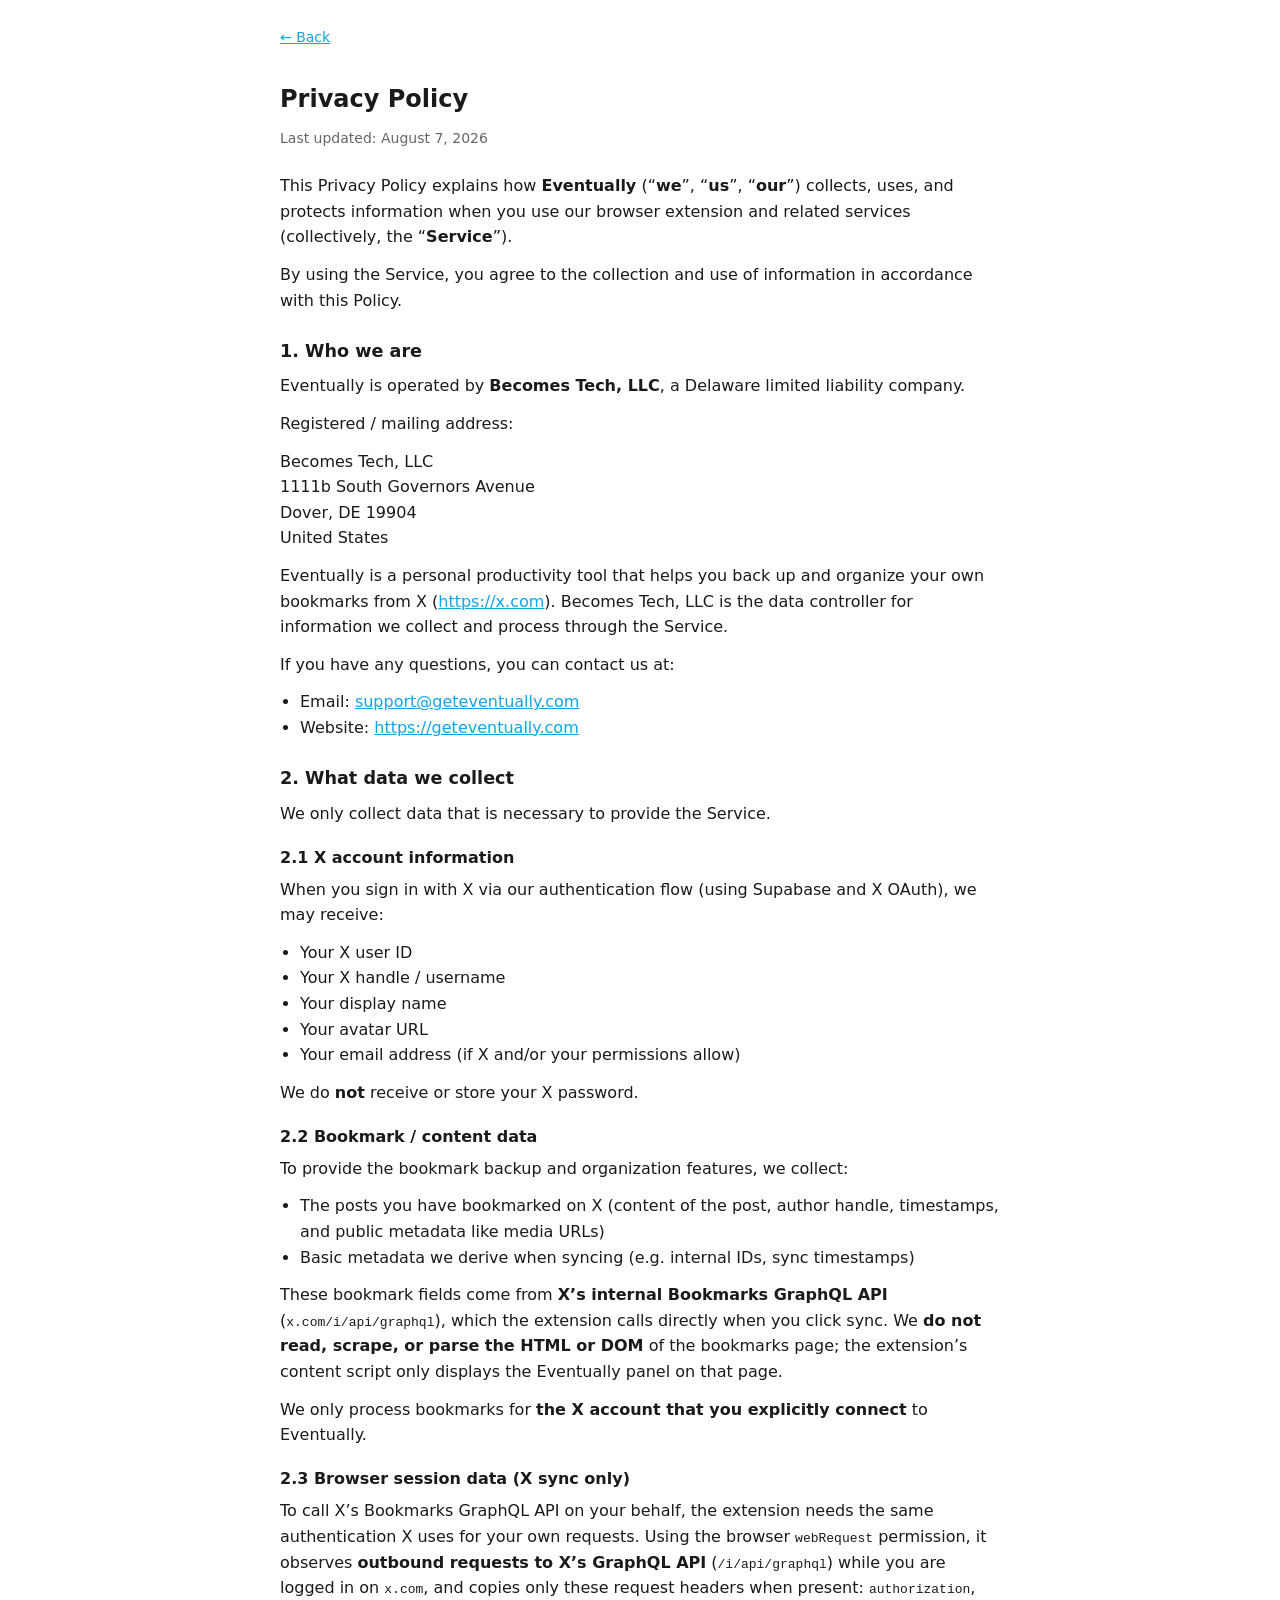
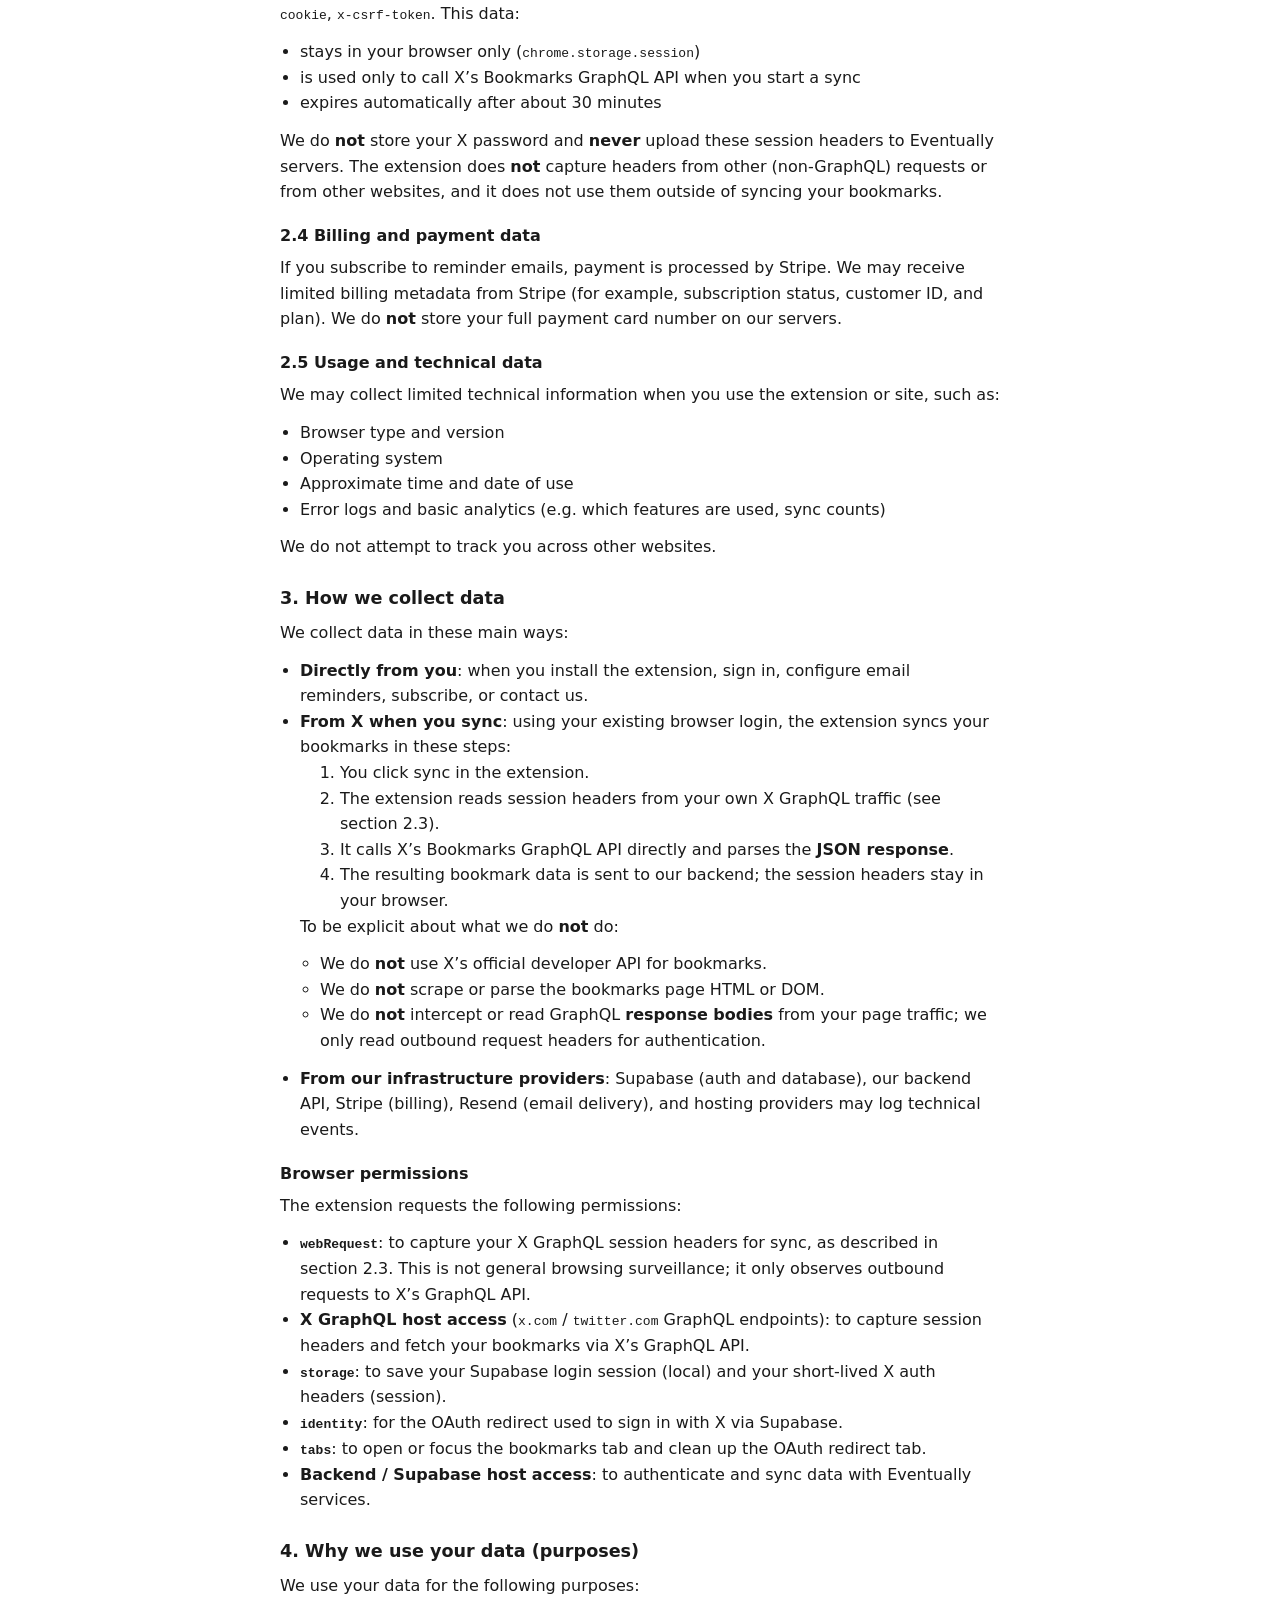
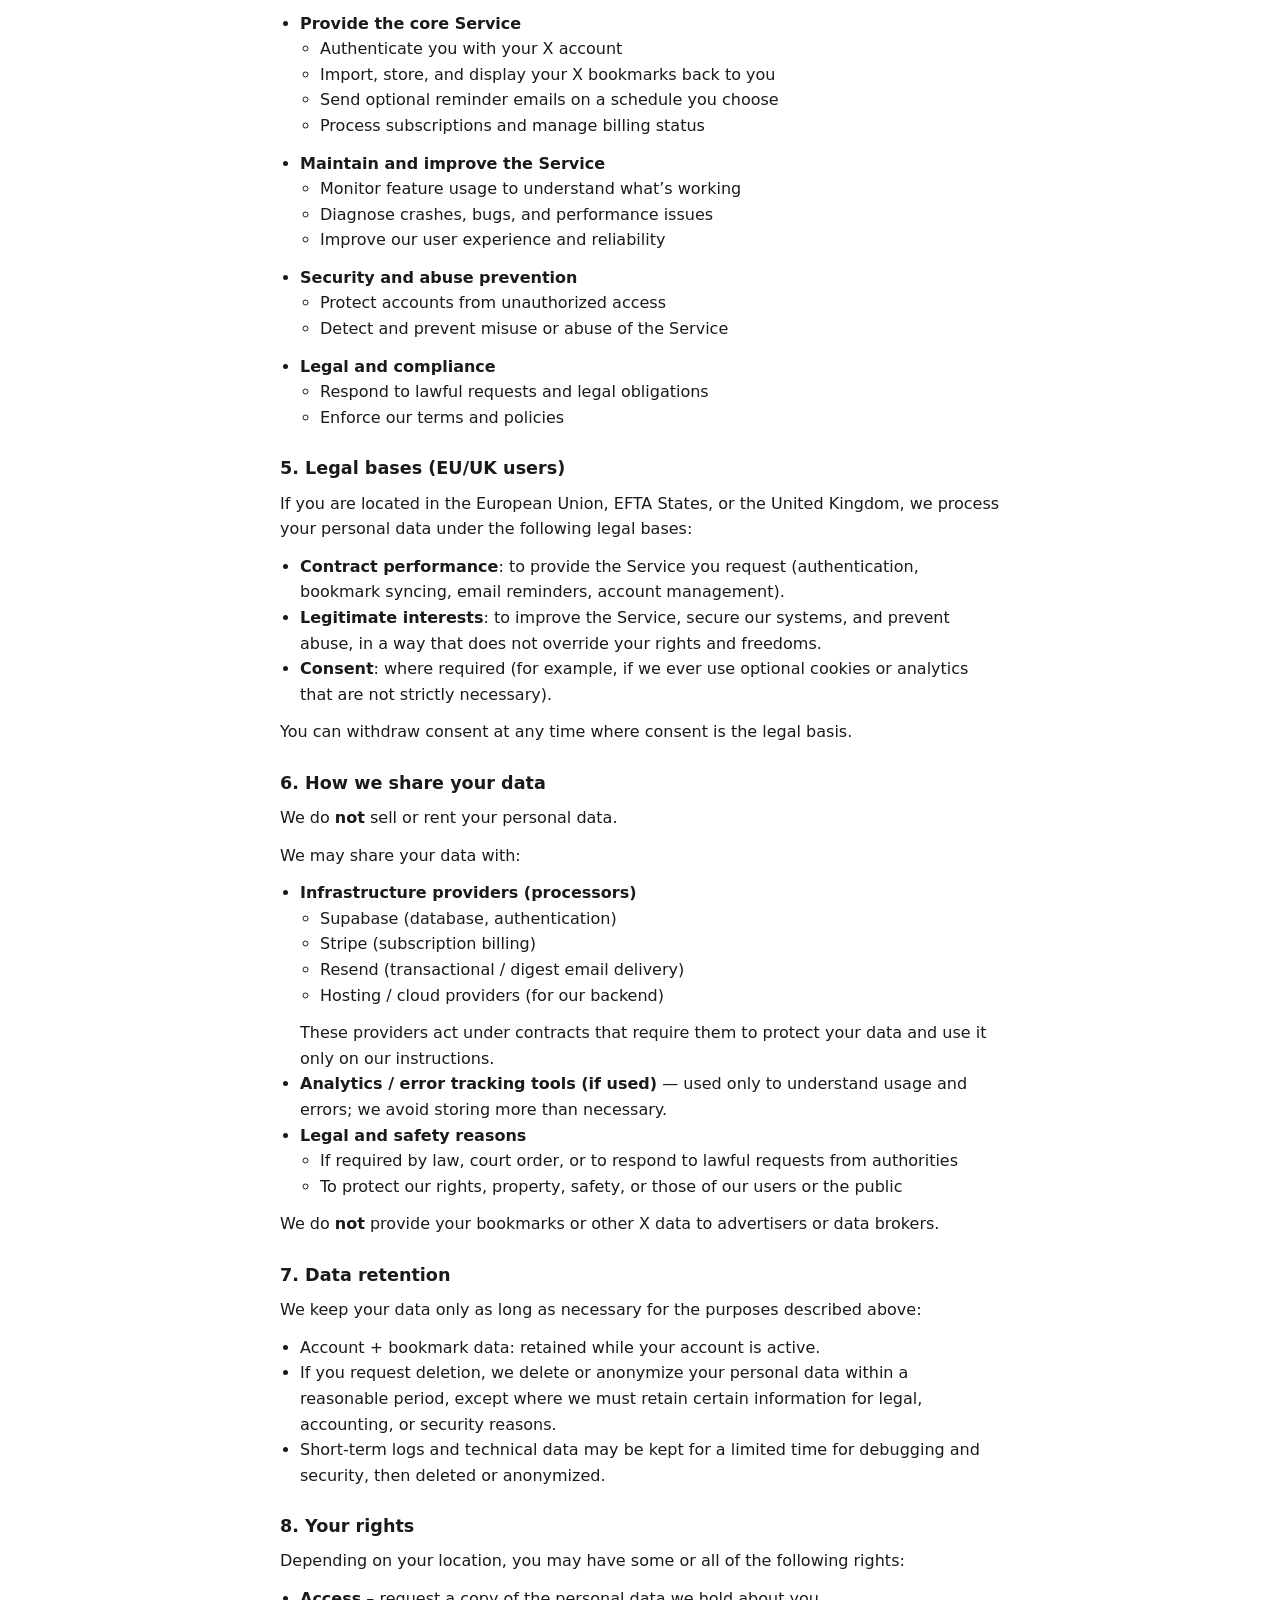
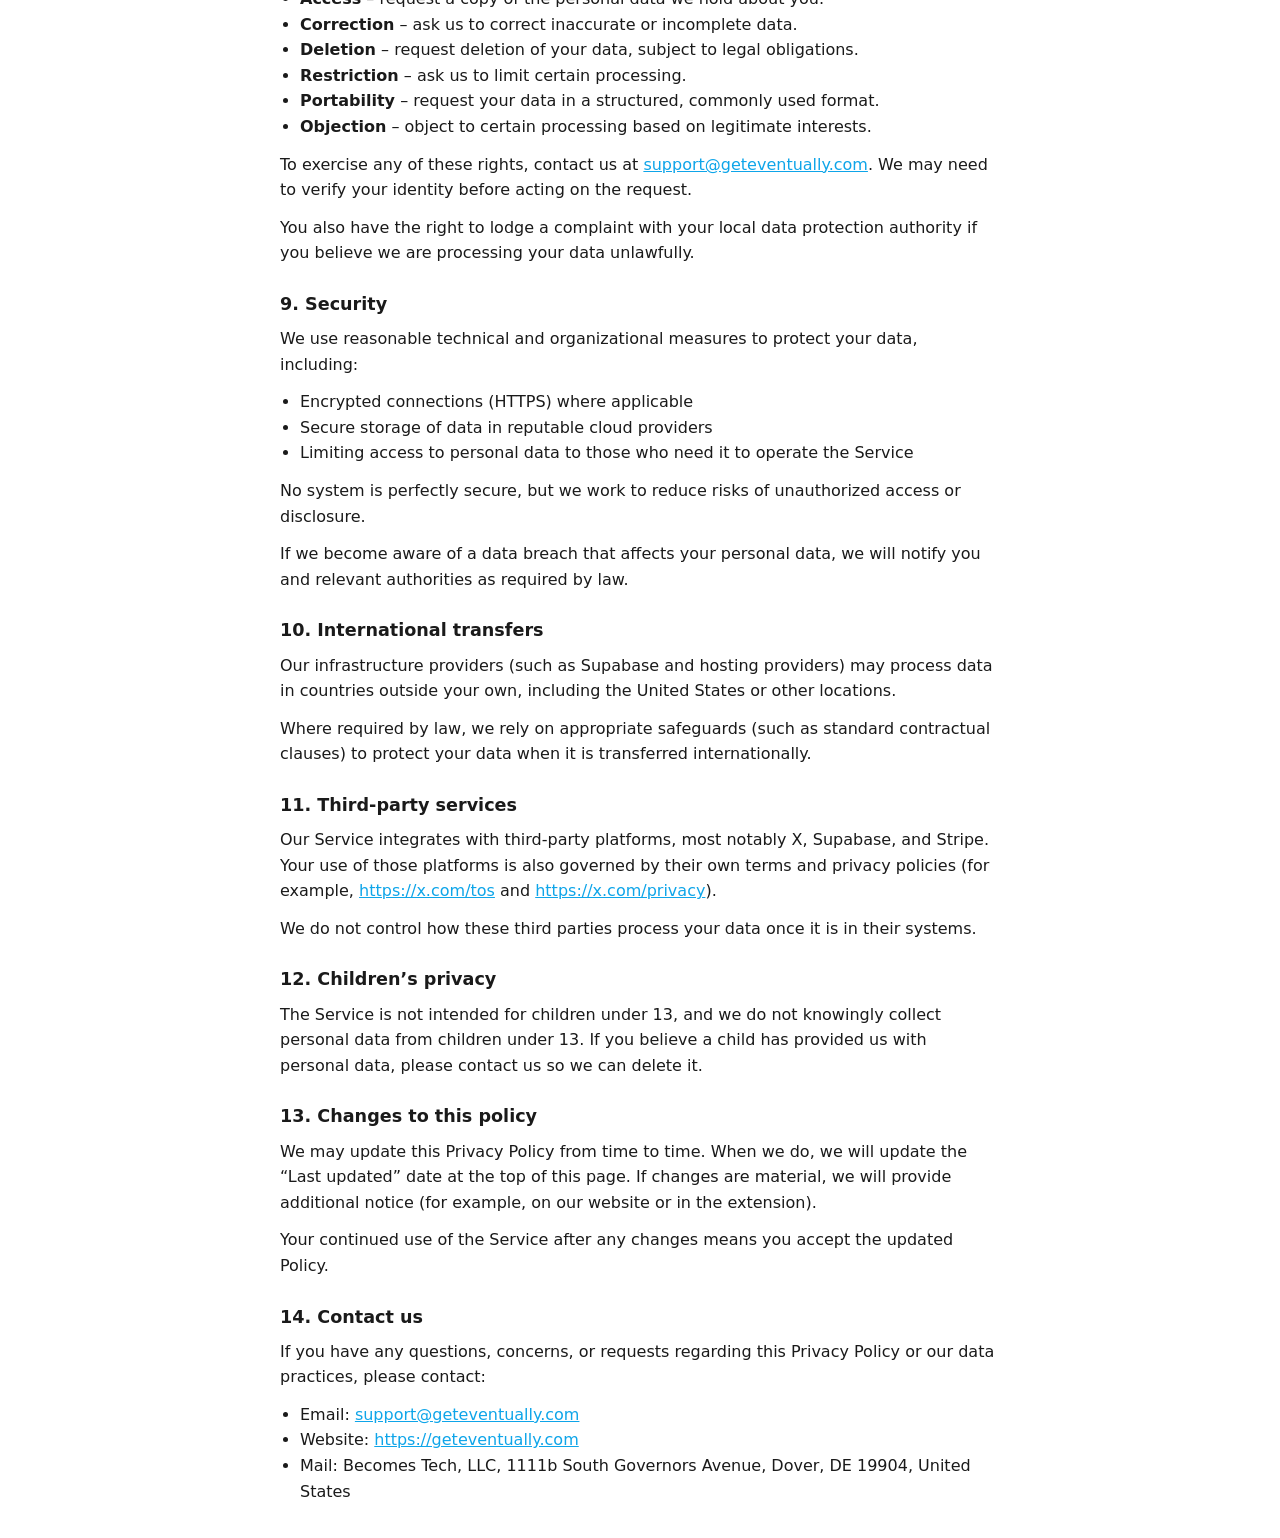
<file: privacy/index.html>
<!DOCTYPE html>
<html lang="en">
<head>
  <meta charset="UTF-8" />
  <meta name="viewport" content="width=device-width, initial-scale=1.0" />
  <title>Privacy Policy – Eventually</title>
  <meta name="description" content="Privacy Policy for Eventually, operated by Becomes Tech, LLC." />
  <style>
    :root { font-family: system-ui, -apple-system, sans-serif; color: #1a1a1a; background: #fff; line-height: 1.6; }
    body { max-width: 720px; margin: 0 auto; padding: 1.5rem 1rem; }
    h1 { font-size: 1.5rem; margin-bottom: 0.5rem; }
    .updated { font-size: 0.875rem; color: #666; margin-bottom: 1.5rem; }
    h2 { font-size: 1.1rem; margin-top: 1.5rem; margin-bottom: 0.5rem; }
    h3 { font-size: 1rem; margin-top: 1.15rem; margin-bottom: 0.4rem; }
    p, ul { margin: 0 0 0.75rem 0; }
    ul { padding-left: 1.25rem; }
    a { color: #0ea5e9; }
    .back { display: inline-block; margin-bottom: 1rem; font-size: 0.875rem; }
    address { font-style: normal; margin: 0 0 0.75rem 0; }
  </style>
</head>
<body>
  <a class="back" href="/" id="back">← Back</a>
  <h1>Privacy Policy</h1>
  <p class="updated">Last updated: August 7, 2026</p>

  <p>This Privacy Policy explains how <strong>Eventually</strong> (“<strong>we</strong>”, “<strong>us</strong>”, “<strong>our</strong>”) collects, uses, and protects information when you use our browser extension and related services (collectively, the “<strong>Service</strong>”).</p>
  <p>By using the Service, you agree to the collection and use of information in accordance with this Policy.</p>

  <h2>1. Who we are</h2>
  <p>Eventually is operated by <strong>Becomes Tech, LLC</strong>, a Delaware limited liability company.</p>
  <p>Registered / mailing address:</p>
  <address>
    Becomes Tech, LLC<br />
    1111b South Governors Avenue<br />
    Dover, DE 19904<br />
    United States
  </address>
  <p>Eventually is a personal productivity tool that helps you back up and organize your own bookmarks from X (<a href="https://x.com" target="_blank" rel="noopener noreferrer">https://x.com</a>). Becomes Tech, LLC is the data controller for information we collect and process through the Service.</p>
  <p>If you have any questions, you can contact us at:</p>
  <ul>
    <li>Email: <a href="mailto:support@geteventually.com">support@geteventually.com</a></li>
    <li>Website: <a href="https://geteventually.com">https://geteventually.com</a></li>
  </ul>

  <h2>2. What data we collect</h2>
  <p>We only collect data that is necessary to provide the Service.</p>

  <h3>2.1 X account information</h3>
  <p>When you sign in with X via our authentication flow (using Supabase and X OAuth), we may receive:</p>
  <ul>
    <li>Your X user ID</li>
    <li>Your X handle / username</li>
    <li>Your display name</li>
    <li>Your avatar URL</li>
    <li>Your email address (if X and/or your permissions allow)</li>
  </ul>
  <p>We do <strong>not</strong> receive or store your X password.</p>

  <h3>2.2 Bookmark / content data</h3>
  <p>To provide the bookmark backup and organization features, we collect:</p>
  <ul>
    <li>The posts you have bookmarked on X (content of the post, author handle, timestamps, and public metadata like media URLs)</li>
    <li>Basic metadata we derive when syncing (e.g. internal IDs, sync timestamps)</li>
  </ul>
  <p>These bookmark fields come from <strong>X’s internal Bookmarks GraphQL API</strong> (<code>x.com/i/api/graphql</code>), which the extension calls directly when you click sync. We <strong>do not read, scrape, or parse the HTML or DOM</strong> of the bookmarks page; the extension’s content script only displays the Eventually panel on that page.</p>
  <p>We only process bookmarks for <strong>the X account that you explicitly connect</strong> to Eventually.</p>

  <h3>2.3 Browser session data (X sync only)</h3>
  <p>To call X’s Bookmarks GraphQL API on your behalf, the extension needs the same authentication X uses for your own requests. Using the browser <code>webRequest</code> permission, it observes <strong>outbound requests to X’s GraphQL API</strong> (<code>/i/api/graphql</code>) while you are logged in on <code>x.com</code>, and copies only these request headers when present: <code>authorization</code>, <code>cookie</code>, <code>x-csrf-token</code>. This data:</p>
  <ul>
    <li>stays in your browser only (<code>chrome.storage.session</code>)</li>
    <li>is used only to call X’s Bookmarks GraphQL API when you start a sync</li>
    <li>expires automatically after about 30 minutes</li>
  </ul>
  <p>We do <strong>not</strong> store your X password and <strong>never</strong> upload these session headers to Eventually servers. The extension does <strong>not</strong> capture headers from other (non-GraphQL) requests or from other websites, and it does not use them outside of syncing your bookmarks.</p>

  <h3>2.4 Billing and payment data</h3>
  <p>If you subscribe to reminder emails, payment is processed by Stripe. We may receive limited billing metadata from Stripe (for example, subscription status, customer ID, and plan). We do <strong>not</strong> store your full payment card number on our servers.</p>

  <h3>2.5 Usage and technical data</h3>
  <p>We may collect limited technical information when you use the extension or site, such as:</p>
  <ul>
    <li>Browser type and version</li>
    <li>Operating system</li>
    <li>Approximate time and date of use</li>
    <li>Error logs and basic analytics (e.g. which features are used, sync counts)</li>
  </ul>
  <p>We do not attempt to track you across other websites.</p>

  <h2>3. How we collect data</h2>
  <p>We collect data in these main ways:</p>
  <ul>
    <li><strong>Directly from you</strong>: when you install the extension, sign in, configure email reminders, subscribe, or contact us.</li>
    <li><strong>From X when you sync</strong>: using your existing browser login, the extension syncs your bookmarks in these steps:
      <ol>
        <li>You click sync in the extension.</li>
        <li>The extension reads session headers from your own X GraphQL traffic (see section 2.3).</li>
        <li>It calls X’s Bookmarks GraphQL API directly and parses the <strong>JSON response</strong>.</li>
        <li>The resulting bookmark data is sent to our backend; the session headers stay in your browser.</li>
      </ol>
      <p>To be explicit about what we do <strong>not</strong> do:</p>
      <ul>
        <li>We do <strong>not</strong> use X’s official developer API for bookmarks.</li>
        <li>We do <strong>not</strong> scrape or parse the bookmarks page HTML or DOM.</li>
        <li>We do <strong>not</strong> intercept or read GraphQL <strong>response bodies</strong> from your page traffic; we only read outbound request headers for authentication.</li>
      </ul>
    </li>
    <li><strong>From our infrastructure providers</strong>: Supabase (auth and database), our backend API, Stripe (billing), Resend (email delivery), and hosting providers may log technical events.</li>
  </ul>

  <h3>Browser permissions</h3>
  <p>The extension requests the following permissions:</p>
  <ul>
    <li><strong><code>webRequest</code></strong>: to capture your X GraphQL session headers for sync, as described in section 2.3. This is not general browsing surveillance; it only observes outbound requests to X’s GraphQL API.</li>
    <li><strong>X GraphQL host access</strong> (<code>x.com</code> / <code>twitter.com</code> GraphQL endpoints): to capture session headers and fetch your bookmarks via X’s GraphQL API.</li>
    <li><strong><code>storage</code></strong>: to save your Supabase login session (local) and your short-lived X auth headers (session).</li>
    <li><strong><code>identity</code></strong>: for the OAuth redirect used to sign in with X via Supabase.</li>
    <li><strong><code>tabs</code></strong>: to open or focus the bookmarks tab and clean up the OAuth redirect tab.</li>
    <li><strong>Backend / Supabase host access</strong>: to authenticate and sync data with Eventually services.</li>
  </ul>

  <h2>4. Why we use your data (purposes)</h2>
  <p>We use your data for the following purposes:</p>
  <ul>
    <li><strong>Provide the core Service</strong>
      <ul>
        <li>Authenticate you with your X account</li>
        <li>Import, store, and display your X bookmarks back to you</li>
        <li>Send optional reminder emails on a schedule you choose</li>
        <li>Process subscriptions and manage billing status</li>
      </ul>
    </li>
    <li><strong>Maintain and improve the Service</strong>
      <ul>
        <li>Monitor feature usage to understand what’s working</li>
        <li>Diagnose crashes, bugs, and performance issues</li>
        <li>Improve our user experience and reliability</li>
      </ul>
    </li>
    <li><strong>Security and abuse prevention</strong>
      <ul>
        <li>Protect accounts from unauthorized access</li>
        <li>Detect and prevent misuse or abuse of the Service</li>
      </ul>
    </li>
    <li><strong>Legal and compliance</strong>
      <ul>
        <li>Respond to lawful requests and legal obligations</li>
        <li>Enforce our terms and policies</li>
      </ul>
    </li>
  </ul>

  <h2>5. Legal bases (EU/UK users)</h2>
  <p>If you are located in the European Union, EFTA States, or the United Kingdom, we process your personal data under the following legal bases:</p>
  <ul>
    <li><strong>Contract performance</strong>: to provide the Service you request (authentication, bookmark syncing, email reminders, account management).</li>
    <li><strong>Legitimate interests</strong>: to improve the Service, secure our systems, and prevent abuse, in a way that does not override your rights and freedoms.</li>
    <li><strong>Consent</strong>: where required (for example, if we ever use optional cookies or analytics that are not strictly necessary).</li>
  </ul>
  <p>You can withdraw consent at any time where consent is the legal basis.</p>

  <h2>6. How we share your data</h2>
  <p>We do <strong>not</strong> sell or rent your personal data.</p>
  <p>We may share your data with:</p>
  <ul>
    <li><strong>Infrastructure providers (processors)</strong>
      <ul>
        <li>Supabase (database, authentication)</li>
        <li>Stripe (subscription billing)</li>
        <li>Resend (transactional / digest email delivery)</li>
        <li>Hosting / cloud providers (for our backend)</li>
      </ul>
      These providers act under contracts that require them to protect your data and use it only on our instructions.
    </li>
    <li><strong>Analytics / error tracking tools (if used)</strong> — used only to understand usage and errors; we avoid storing more than necessary.</li>
    <li><strong>Legal and safety reasons</strong>
      <ul>
        <li>If required by law, court order, or to respond to lawful requests from authorities</li>
        <li>To protect our rights, property, safety, or those of our users or the public</li>
      </ul>
    </li>
  </ul>
  <p>We do <strong>not</strong> provide your bookmarks or other X data to advertisers or data brokers.</p>

  <h2>7. Data retention</h2>
  <p>We keep your data only as long as necessary for the purposes described above:</p>
  <ul>
    <li>Account + bookmark data: retained while your account is active.</li>
    <li>If you request deletion, we delete or anonymize your personal data within a reasonable period, except where we must retain certain information for legal, accounting, or security reasons.</li>
    <li>Short-term logs and technical data may be kept for a limited time for debugging and security, then deleted or anonymized.</li>
  </ul>

  <h2>8. Your rights</h2>
  <p>Depending on your location, you may have some or all of the following rights:</p>
  <ul>
    <li><strong>Access</strong> – request a copy of the personal data we hold about you.</li>
    <li><strong>Correction</strong> – ask us to correct inaccurate or incomplete data.</li>
    <li><strong>Deletion</strong> – request deletion of your data, subject to legal obligations.</li>
    <li><strong>Restriction</strong> – ask us to limit certain processing.</li>
    <li><strong>Portability</strong> – request your data in a structured, commonly used format.</li>
    <li><strong>Objection</strong> – object to certain processing based on legitimate interests.</li>
  </ul>
  <p>To exercise any of these rights, contact us at <a href="mailto:support@geteventually.com">support@geteventually.com</a>. We may need to verify your identity before acting on the request.</p>
  <p>You also have the right to lodge a complaint with your local data protection authority if you believe we are processing your data unlawfully.</p>

  <h2>9. Security</h2>
  <p>We use reasonable technical and organizational measures to protect your data, including:</p>
  <ul>
    <li>Encrypted connections (HTTPS) where applicable</li>
    <li>Secure storage of data in reputable cloud providers</li>
    <li>Limiting access to personal data to those who need it to operate the Service</li>
  </ul>
  <p>No system is perfectly secure, but we work to reduce risks of unauthorized access or disclosure.</p>
  <p>If we become aware of a data breach that affects your personal data, we will notify you and relevant authorities as required by law.</p>

  <h2>10. International transfers</h2>
  <p>Our infrastructure providers (such as Supabase and hosting providers) may process data in countries outside your own, including the United States or other locations.</p>
  <p>Where required by law, we rely on appropriate safeguards (such as standard contractual clauses) to protect your data when it is transferred internationally.</p>

  <h2>11. Third-party services</h2>
  <p>Our Service integrates with third-party platforms, most notably X, Supabase, and Stripe. Your use of those platforms is also governed by their own terms and privacy policies (for example, <a href="https://x.com/tos" target="_blank" rel="noopener noreferrer">https://x.com/tos</a> and <a href="https://x.com/privacy" target="_blank" rel="noopener noreferrer">https://x.com/privacy</a>).</p>
  <p>We do not control how these third parties process your data once it is in their systems.</p>

  <h2>12. Children’s privacy</h2>
  <p>The Service is not intended for children under 13, and we do not knowingly collect personal data from children under 13. If you believe a child has provided us with personal data, please contact us so we can delete it.</p>

  <h2>13. Changes to this policy</h2>
  <p>We may update this Privacy Policy from time to time. When we do, we will update the “Last updated” date at the top of this page. If changes are material, we will provide additional notice (for example, on our website or in the extension).</p>
  <p>Your continued use of the Service after any changes means you accept the updated Policy.</p>

  <h2>14. Contact us</h2>
  <p>If you have any questions, concerns, or requests regarding this Privacy Policy or our data practices, please contact:</p>
  <ul>
    <li>Email: <a href="mailto:support@geteventually.com">support@geteventually.com</a></li>
    <li>Website: <a href="https://geteventually.com">https://geteventually.com</a></li>
    <li>Mail: Becomes Tech, LLC, 1111b South Governors Avenue, Dover, DE 19904, United States</li>
  </ul>

  <script>
    document.getElementById('back').addEventListener('click', function(e) {
      if (typeof chrome !== 'undefined' && chrome.runtime && chrome.runtime.getBackgroundPage) {
        e.preventDefault();
        window.close();
      }
    });
  </script>
</body>
</html>
</file>
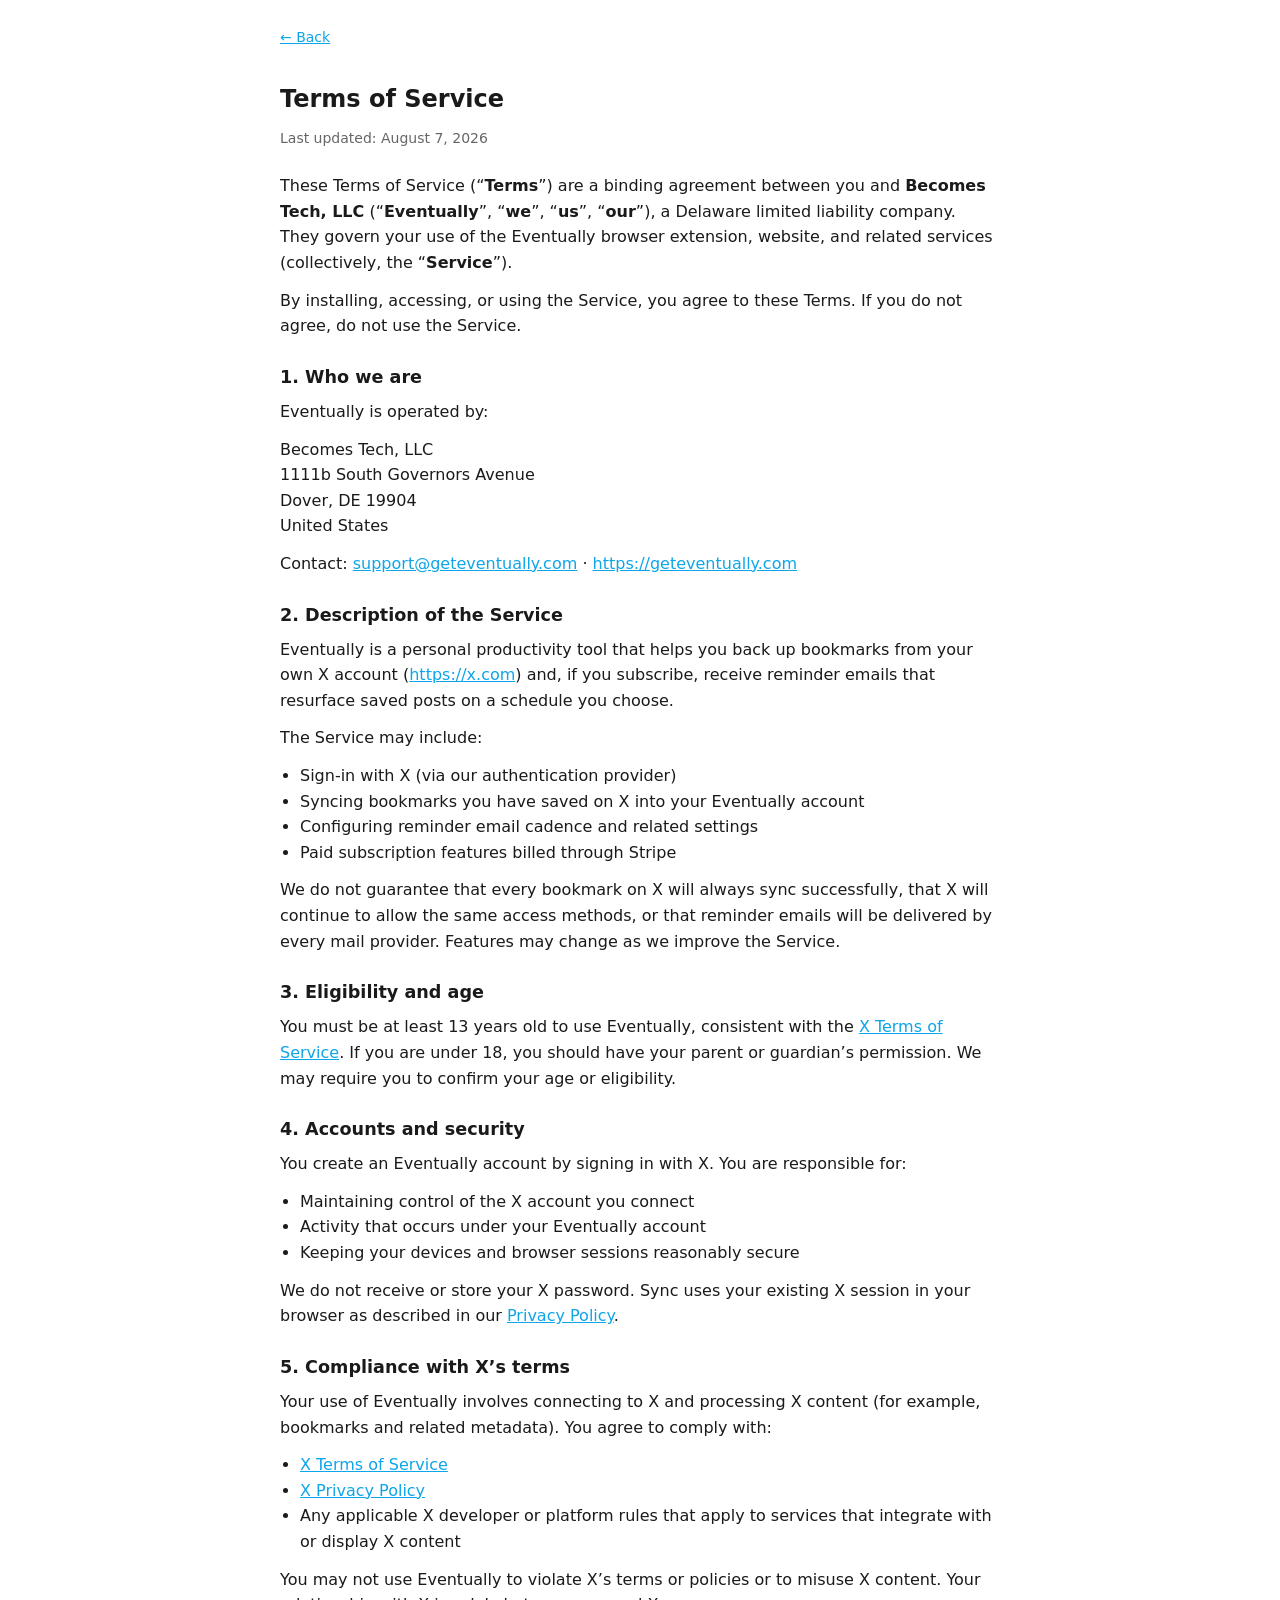
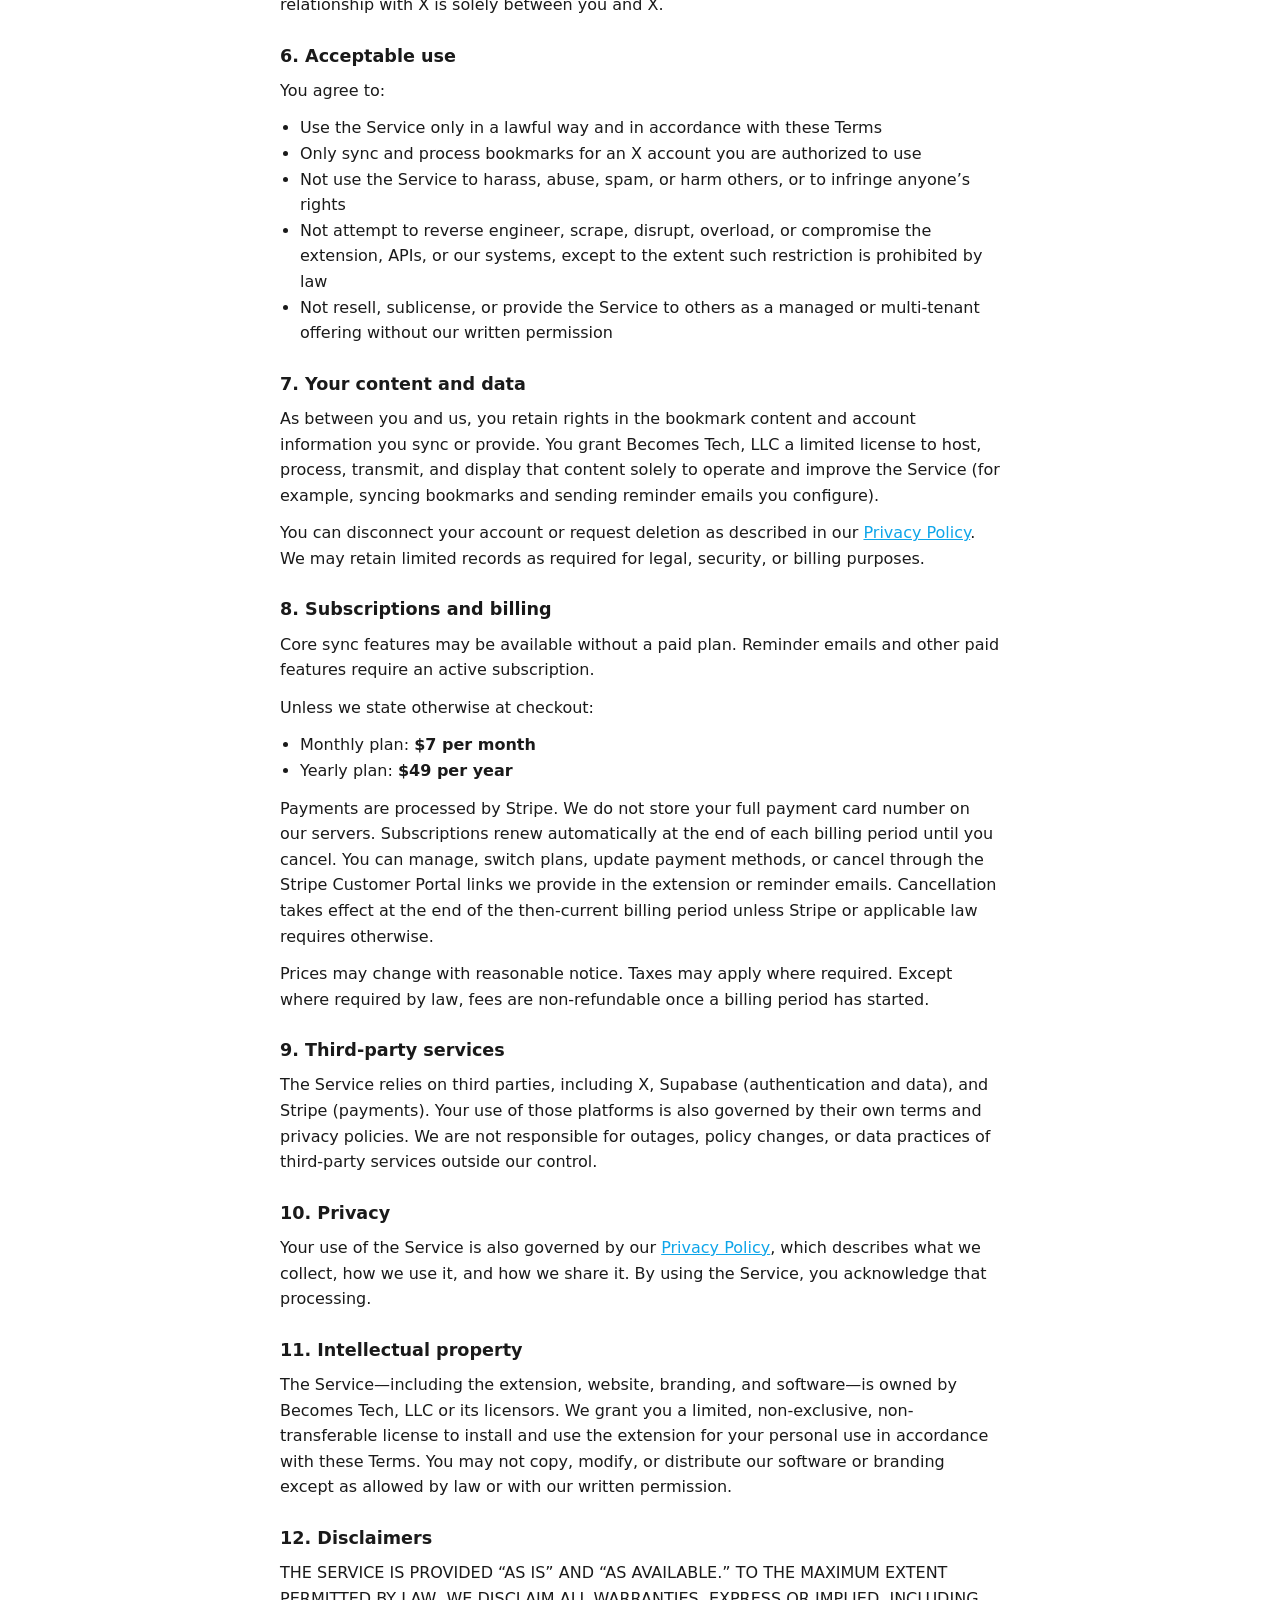
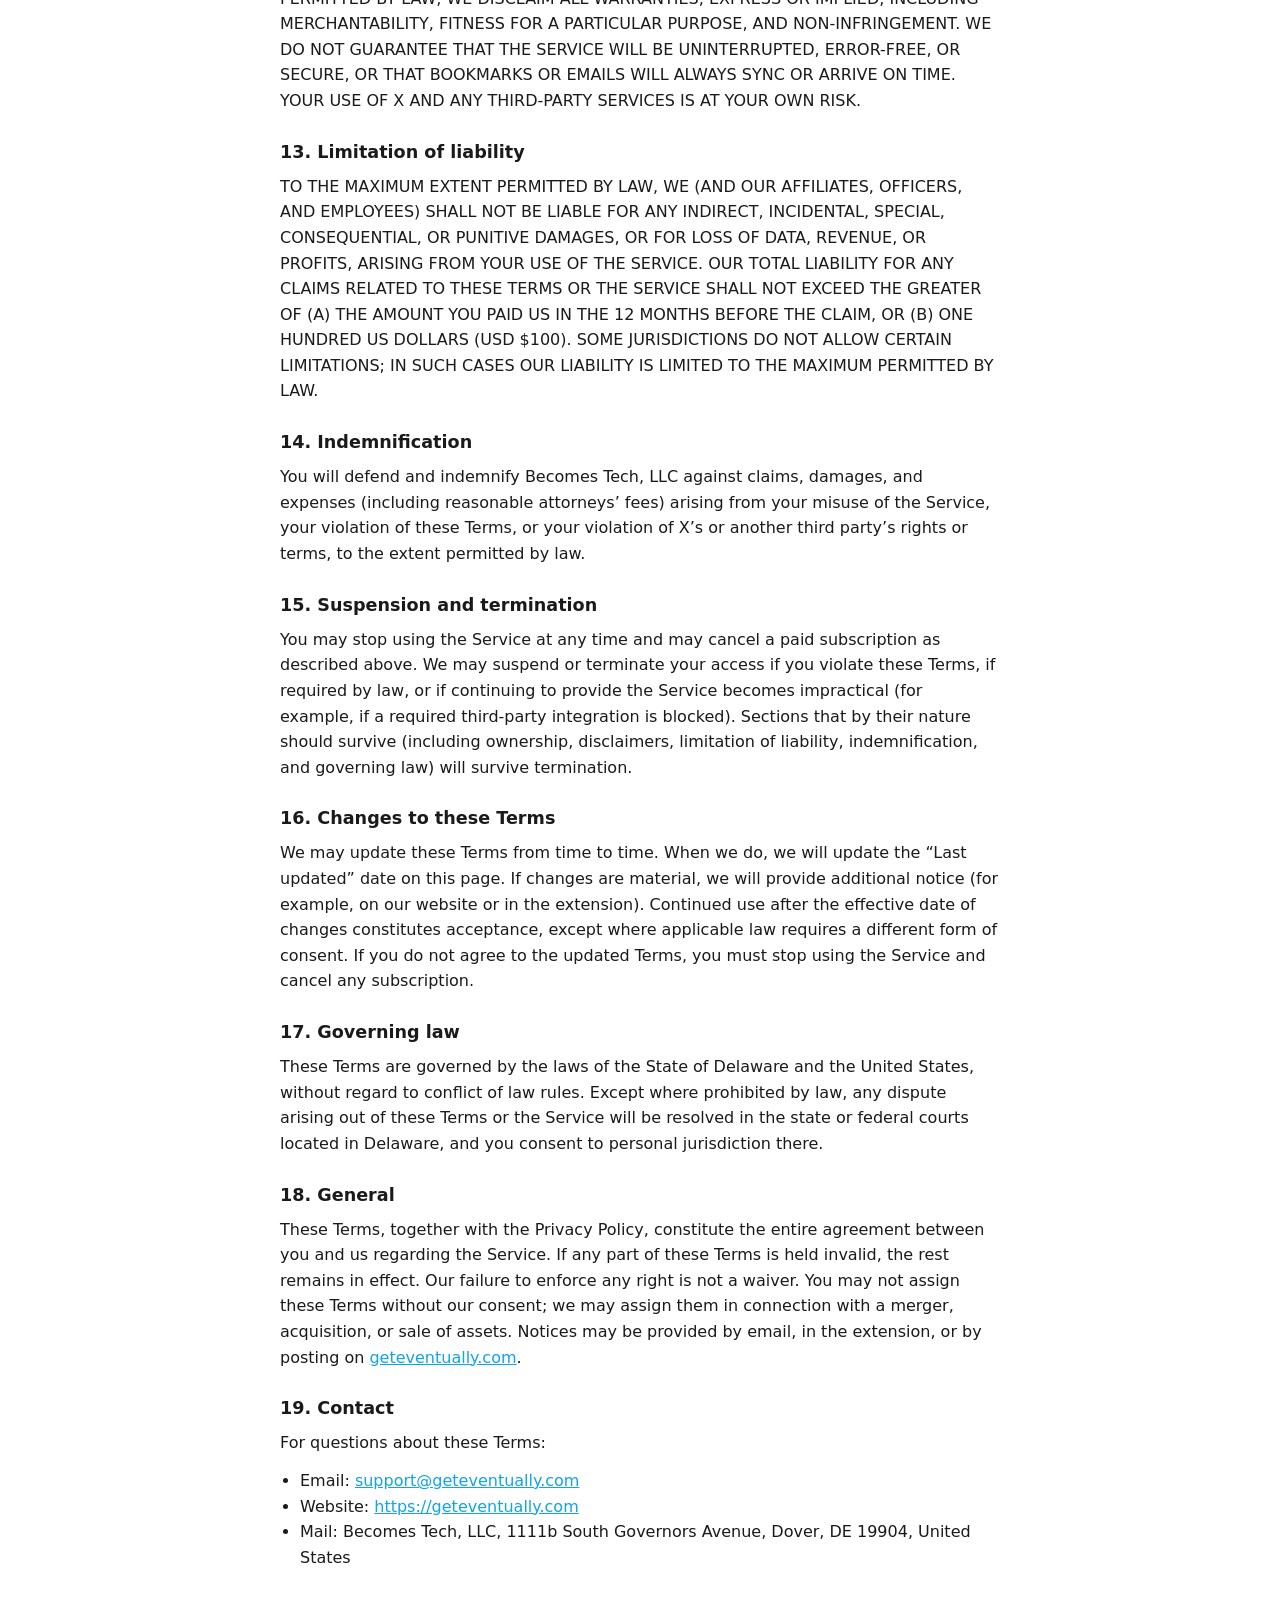
<file: terms/index.html>
<!DOCTYPE html>
<html lang="en">
<head>
  <meta charset="UTF-8" />
  <meta name="viewport" content="width=device-width, initial-scale=1.0" />
  <title>Terms of Service – Eventually</title>
  <meta name="description" content="Terms of Service for Eventually, operated by Becomes Tech, LLC." />
  <style>
    :root { font-family: system-ui, -apple-system, sans-serif; color: #1a1a1a; background: #fff; line-height: 1.6; }
    body { max-width: 720px; margin: 0 auto; padding: 1.5rem 1rem; }
    h1 { font-size: 1.5rem; margin-bottom: 0.5rem; }
    .updated { font-size: 0.875rem; color: #666; margin-bottom: 1.5rem; }
    h2 { font-size: 1.1rem; margin-top: 1.5rem; margin-bottom: 0.5rem; }
    p, ul { margin: 0 0 0.75rem 0; }
    ul { padding-left: 1.25rem; }
    a { color: #0ea5e9; }
    .back { display: inline-block; margin-bottom: 1rem; font-size: 0.875rem; }
    address { font-style: normal; margin: 0 0 0.75rem 0; }
  </style>
</head>
<body>
  <a class="back" href="/" id="back">← Back</a>
  <h1>Terms of Service</h1>
  <p class="updated">Last updated: August 7, 2026</p>

  <p>These Terms of Service (“<strong>Terms</strong>”) are a binding agreement between you and <strong>Becomes Tech, LLC</strong> (“<strong>Eventually</strong>”, “<strong>we</strong>”, “<strong>us</strong>”, “<strong>our</strong>”), a Delaware limited liability company. They govern your use of the Eventually browser extension, website, and related services (collectively, the “<strong>Service</strong>”).</p>
  <p>By installing, accessing, or using the Service, you agree to these Terms. If you do not agree, do not use the Service.</p>

  <h2>1. Who we are</h2>
  <p>Eventually is operated by:</p>
  <address>
    Becomes Tech, LLC<br />
    1111b South Governors Avenue<br />
    Dover, DE 19904<br />
    United States
  </address>
  <p>Contact: <a href="mailto:support@geteventually.com">support@geteventually.com</a> · <a href="https://geteventually.com">https://geteventually.com</a></p>

  <h2>2. Description of the Service</h2>
  <p>Eventually is a personal productivity tool that helps you back up bookmarks from your own X account (<a href="https://x.com" target="_blank" rel="noopener noreferrer">https://x.com</a>) and, if you subscribe, receive reminder emails that resurface saved posts on a schedule you choose.</p>
  <p>The Service may include:</p>
  <ul>
    <li>Sign-in with X (via our authentication provider)</li>
    <li>Syncing bookmarks you have saved on X into your Eventually account</li>
    <li>Configuring reminder email cadence and related settings</li>
    <li>Paid subscription features billed through Stripe</li>
  </ul>
  <p>We do not guarantee that every bookmark on X will always sync successfully, that X will continue to allow the same access methods, or that reminder emails will be delivered by every mail provider. Features may change as we improve the Service.</p>

  <h2>3. Eligibility and age</h2>
  <p>You must be at least 13 years old to use Eventually, consistent with the <a href="https://x.com/tos" target="_blank" rel="noopener noreferrer">X Terms of Service</a>. If you are under 18, you should have your parent or guardian’s permission. We may require you to confirm your age or eligibility.</p>

  <h2>4. Accounts and security</h2>
  <p>You create an Eventually account by signing in with X. You are responsible for:</p>
  <ul>
    <li>Maintaining control of the X account you connect</li>
    <li>Activity that occurs under your Eventually account</li>
    <li>Keeping your devices and browser sessions reasonably secure</li>
  </ul>
  <p>We do not receive or store your X password. Sync uses your existing X session in your browser as described in our <a href="/privacy">Privacy Policy</a>.</p>

  <h2>5. Compliance with X’s terms</h2>
  <p>Your use of Eventually involves connecting to X and processing X content (for example, bookmarks and related metadata). You agree to comply with:</p>
  <ul>
    <li><a href="https://x.com/tos" target="_blank" rel="noopener noreferrer">X Terms of Service</a></li>
    <li><a href="https://x.com/privacy" target="_blank" rel="noopener noreferrer">X Privacy Policy</a></li>
    <li>Any applicable X developer or platform rules that apply to services that integrate with or display X content</li>
  </ul>
  <p>You may not use Eventually to violate X’s terms or policies or to misuse X content. Your relationship with X is solely between you and X.</p>

  <h2>6. Acceptable use</h2>
  <p>You agree to:</p>
  <ul>
    <li>Use the Service only in a lawful way and in accordance with these Terms</li>
    <li>Only sync and process bookmarks for an X account you are authorized to use</li>
    <li>Not use the Service to harass, abuse, spam, or harm others, or to infringe anyone’s rights</li>
    <li>Not attempt to reverse engineer, scrape, disrupt, overload, or compromise the extension, APIs, or our systems, except to the extent such restriction is prohibited by law</li>
    <li>Not resell, sublicense, or provide the Service to others as a managed or multi-tenant offering without our written permission</li>
  </ul>

  <h2>7. Your content and data</h2>
  <p>As between you and us, you retain rights in the bookmark content and account information you sync or provide. You grant Becomes Tech, LLC a limited license to host, process, transmit, and display that content solely to operate and improve the Service (for example, syncing bookmarks and sending reminder emails you configure).</p>
  <p>You can disconnect your account or request deletion as described in our <a href="/privacy">Privacy Policy</a>. We may retain limited records as required for legal, security, or billing purposes.</p>

  <h2>8. Subscriptions and billing</h2>
  <p>Core sync features may be available without a paid plan. Reminder emails and other paid features require an active subscription.</p>
  <p>Unless we state otherwise at checkout:</p>
  <ul>
    <li>Monthly plan: <strong>$7 per month</strong></li>
    <li>Yearly plan: <strong>$49 per year</strong></li>
  </ul>
  <p>Payments are processed by Stripe. We do not store your full payment card number on our servers. Subscriptions renew automatically at the end of each billing period until you cancel. You can manage, switch plans, update payment methods, or cancel through the Stripe Customer Portal links we provide in the extension or reminder emails. Cancellation takes effect at the end of the then-current billing period unless Stripe or applicable law requires otherwise.</p>
  <p>Prices may change with reasonable notice. Taxes may apply where required. Except where required by law, fees are non-refundable once a billing period has started.</p>

  <h2>9. Third-party services</h2>
  <p>The Service relies on third parties, including X, Supabase (authentication and data), and Stripe (payments). Your use of those platforms is also governed by their own terms and privacy policies. We are not responsible for outages, policy changes, or data practices of third-party services outside our control.</p>

  <h2>10. Privacy</h2>
  <p>Your use of the Service is also governed by our <a href="/privacy">Privacy Policy</a>, which describes what we collect, how we use it, and how we share it. By using the Service, you acknowledge that processing.</p>

  <h2>11. Intellectual property</h2>
  <p>The Service—including the extension, website, branding, and software—is owned by Becomes Tech, LLC or its licensors. We grant you a limited, non-exclusive, non-transferable license to install and use the extension for your personal use in accordance with these Terms. You may not copy, modify, or distribute our software or branding except as allowed by law or with our written permission.</p>

  <h2>12. Disclaimers</h2>
  <p>THE SERVICE IS PROVIDED “AS IS” AND “AS AVAILABLE.” TO THE MAXIMUM EXTENT PERMITTED BY LAW, WE DISCLAIM ALL WARRANTIES, EXPRESS OR IMPLIED, INCLUDING MERCHANTABILITY, FITNESS FOR A PARTICULAR PURPOSE, AND NON-INFRINGEMENT. WE DO NOT GUARANTEE THAT THE SERVICE WILL BE UNINTERRUPTED, ERROR-FREE, OR SECURE, OR THAT BOOKMARKS OR EMAILS WILL ALWAYS SYNC OR ARRIVE ON TIME. YOUR USE OF X AND ANY THIRD-PARTY SERVICES IS AT YOUR OWN RISK.</p>

  <h2>13. Limitation of liability</h2>
  <p>TO THE MAXIMUM EXTENT PERMITTED BY LAW, WE (AND OUR AFFILIATES, OFFICERS, AND EMPLOYEES) SHALL NOT BE LIABLE FOR ANY INDIRECT, INCIDENTAL, SPECIAL, CONSEQUENTIAL, OR PUNITIVE DAMAGES, OR FOR LOSS OF DATA, REVENUE, OR PROFITS, ARISING FROM YOUR USE OF THE SERVICE. OUR TOTAL LIABILITY FOR ANY CLAIMS RELATED TO THESE TERMS OR THE SERVICE SHALL NOT EXCEED THE GREATER OF (A) THE AMOUNT YOU PAID US IN THE 12 MONTHS BEFORE THE CLAIM, OR (B) ONE HUNDRED US DOLLARS (USD $100). SOME JURISDICTIONS DO NOT ALLOW CERTAIN LIMITATIONS; IN SUCH CASES OUR LIABILITY IS LIMITED TO THE MAXIMUM PERMITTED BY LAW.</p>

  <h2>14. Indemnification</h2>
  <p>You will defend and indemnify Becomes Tech, LLC against claims, damages, and expenses (including reasonable attorneys’ fees) arising from your misuse of the Service, your violation of these Terms, or your violation of X’s or another third party’s rights or terms, to the extent permitted by law.</p>

  <h2>15. Suspension and termination</h2>
  <p>You may stop using the Service at any time and may cancel a paid subscription as described above. We may suspend or terminate your access if you violate these Terms, if required by law, or if continuing to provide the Service becomes impractical (for example, if a required third-party integration is blocked). Sections that by their nature should survive (including ownership, disclaimers, limitation of liability, indemnification, and governing law) will survive termination.</p>

  <h2>16. Changes to these Terms</h2>
  <p>We may update these Terms from time to time. When we do, we will update the “Last updated” date on this page. If changes are material, we will provide additional notice (for example, on our website or in the extension). Continued use after the effective date of changes constitutes acceptance, except where applicable law requires a different form of consent. If you do not agree to the updated Terms, you must stop using the Service and cancel any subscription.</p>

  <h2>17. Governing law</h2>
  <p>These Terms are governed by the laws of the State of Delaware and the United States, without regard to conflict of law rules. Except where prohibited by law, any dispute arising out of these Terms or the Service will be resolved in the state or federal courts located in Delaware, and you consent to personal jurisdiction there.</p>

  <h2>18. General</h2>
  <p>These Terms, together with the Privacy Policy, constitute the entire agreement between you and us regarding the Service. If any part of these Terms is held invalid, the rest remains in effect. Our failure to enforce any right is not a waiver. You may not assign these Terms without our consent; we may assign them in connection with a merger, acquisition, or sale of assets. Notices may be provided by email, in the extension, or by posting on <a href="https://geteventually.com">geteventually.com</a>.</p>

  <h2>19. Contact</h2>
  <p>For questions about these Terms:</p>
  <ul>
    <li>Email: <a href="mailto:support@geteventually.com">support@geteventually.com</a></li>
    <li>Website: <a href="https://geteventually.com">https://geteventually.com</a></li>
    <li>Mail: Becomes Tech, LLC, 1111b South Governors Avenue, Dover, DE 19904, United States</li>
  </ul>

  <script>
    document.getElementById('back').addEventListener('click', function(e) {
      if (typeof chrome !== 'undefined' && chrome.runtime && chrome.runtime.getBackgroundPage) {
        e.preventDefault();
        window.close();
      }
    });
  </script>
</body>
</html>
</file>
